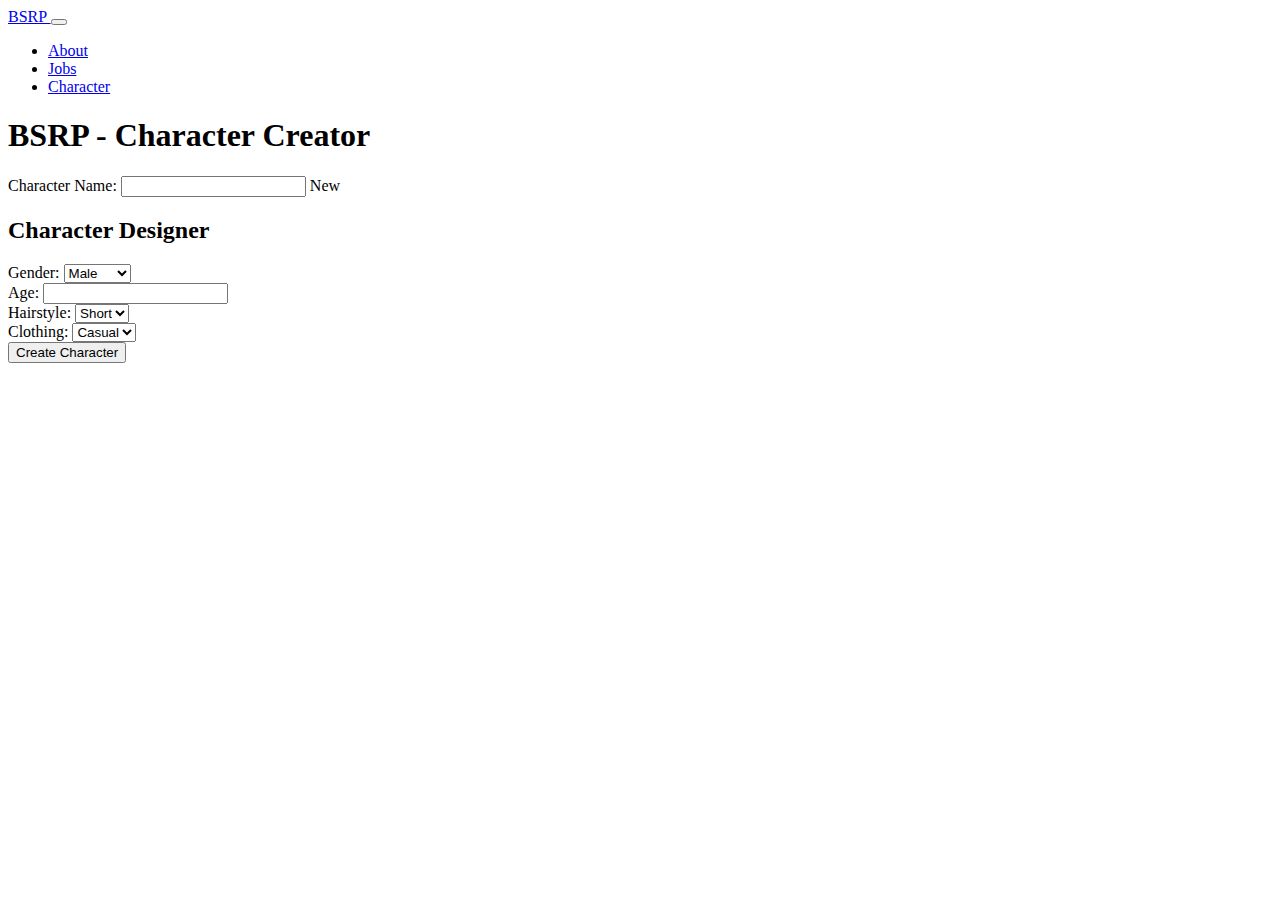
<file: character/index.html>
<!DOCTYPE html>
<html lang="en">

<head>
    <meta charset="UTF-8">
    <meta name="viewport" content="width=device-width, initial-scale=1.0">
    <link rel="stylesheet" href="https://baconspacerp.github.io/bootstrap.min.css">
    <title>BSRP - Character Creator</title>
    <style>
        /* Add your custom styles here */
    </style>
</head>

<body>
    <nav class="navbar navbar-expand-lg navbar-dark bg-primary">
        <div class="container-fluid">
            <a class="navbar-brand" href="https://baconspacerp.github.io/index.html">BSRP 
          </a>
            <button class="navbar-toggler" type="button" data-toggle="collapse" data-target="#navbarNav"
                aria-controls="navbarNav" aria-expanded="false" aria-label="Toggle navigation">
                <span class="navbar-toggler-icon"></span>
            </button>
            <div class="collapse navbar-collapse" id="navbarNav">
                <ul class="navbar-nav">
                    <li class="nav-item">
                        <a class="nav-link" href="https://baconspacerp.github.io/about.html">About</a>
                    </li>
                    <li class="nav-item">
                        <a class="nav-link" href="https://baconspacerp.github.io/jobs/index.html">Jobs</a>
                    </li>
                    <li class="nav-item">
                        <a class="nav-link" href="https://baconspacerp.github.io/character/index.html">Character</a>
                    </li>
                </ul>
            </div>
        </div>
    </nav>

    <div class="container mt-5">
        <h1 class="text-center mb-4">BSRP - Character Creator</h1>

        <!-- Character creation form -->
        <form id="characterForm">
            <!-- Badge for Character Name -->
            <div class="mb-3">
                <label for="characterName" class="form-label">Character Name:</label>
                <input type="text" class="form-control" id="characterName" required>
                <span class="badge bg-primary">New</span>
            </div>

            <!-- Character features designer -->
            <h2 class="mt-3">Character Designer</h2>

            <!-- Select gender -->
            <div class="mb-3">
                <label for="gender" class="form-label">Gender:</label>
                <select class="form-select" id="gender" required>
                    <option value="male">Male</option>
                    <option value="female">Female</option>
                </select>
            </div>

            <!-- Select age -->
            <div class="mb-3">
                <label for="age" class="form-label">Age:</label>
                <input type="number" class="form-control" id="age" min="1" required>
            </div>

            <!-- Select hairstyle -->
            <div class="mb-3">
                <label for="hairstyle" class="form-label">Hairstyle:</label>
                <select class="form-select" id="hairstyle" required>
                    <option value="short">Short</option>
                    <option value="long">Long</option>
                </select>
            </div>

            <!-- Select clothing -->
            <div class="mb-3">
                <label for="clothing" class="form-label">Clothing:</label>
                <select class="form-select" id="clothing" required>
                    <option value="casual">Casual</option>
                    <option value="formal">Formal</option>
                </select>
            </div>

            <!-- Add more form fields as needed -->

            <!-- Submit button -->
            <button type="submit" class="btn btn-primary">Create Character</button>
        </form>

        <!-- Display created character details -->
        <div id="characterDetails" class="mt-4"></div>

        <!-- Placeholder script -->
        <script>
            // This is a placeholder script. Replace it with your actual logic from "gta.js" if needed.
            document.getElementById('characterForm').addEventListener('submit', function (event) {
                event.preventDefault();
                // Add your character creation logic here
                alert('Character created successfully!');
            });
        </script>

  <!-- Bootstrap JavaScript -->
    <script src="https://code.jquery.com/jquery-3.5.1.slim.min.js"></script>
    <script src="https://cdn.jsdelivr.net/npm/@popperjs/core@2.11.6/dist/umd/popper.min.js"></script>
    <script src="https://stackpath.bootstrapcdn.com/bootstrap/4.5.2/js/bootstrap.min.js"></script>
    </div>

</body>

</html>
</file>
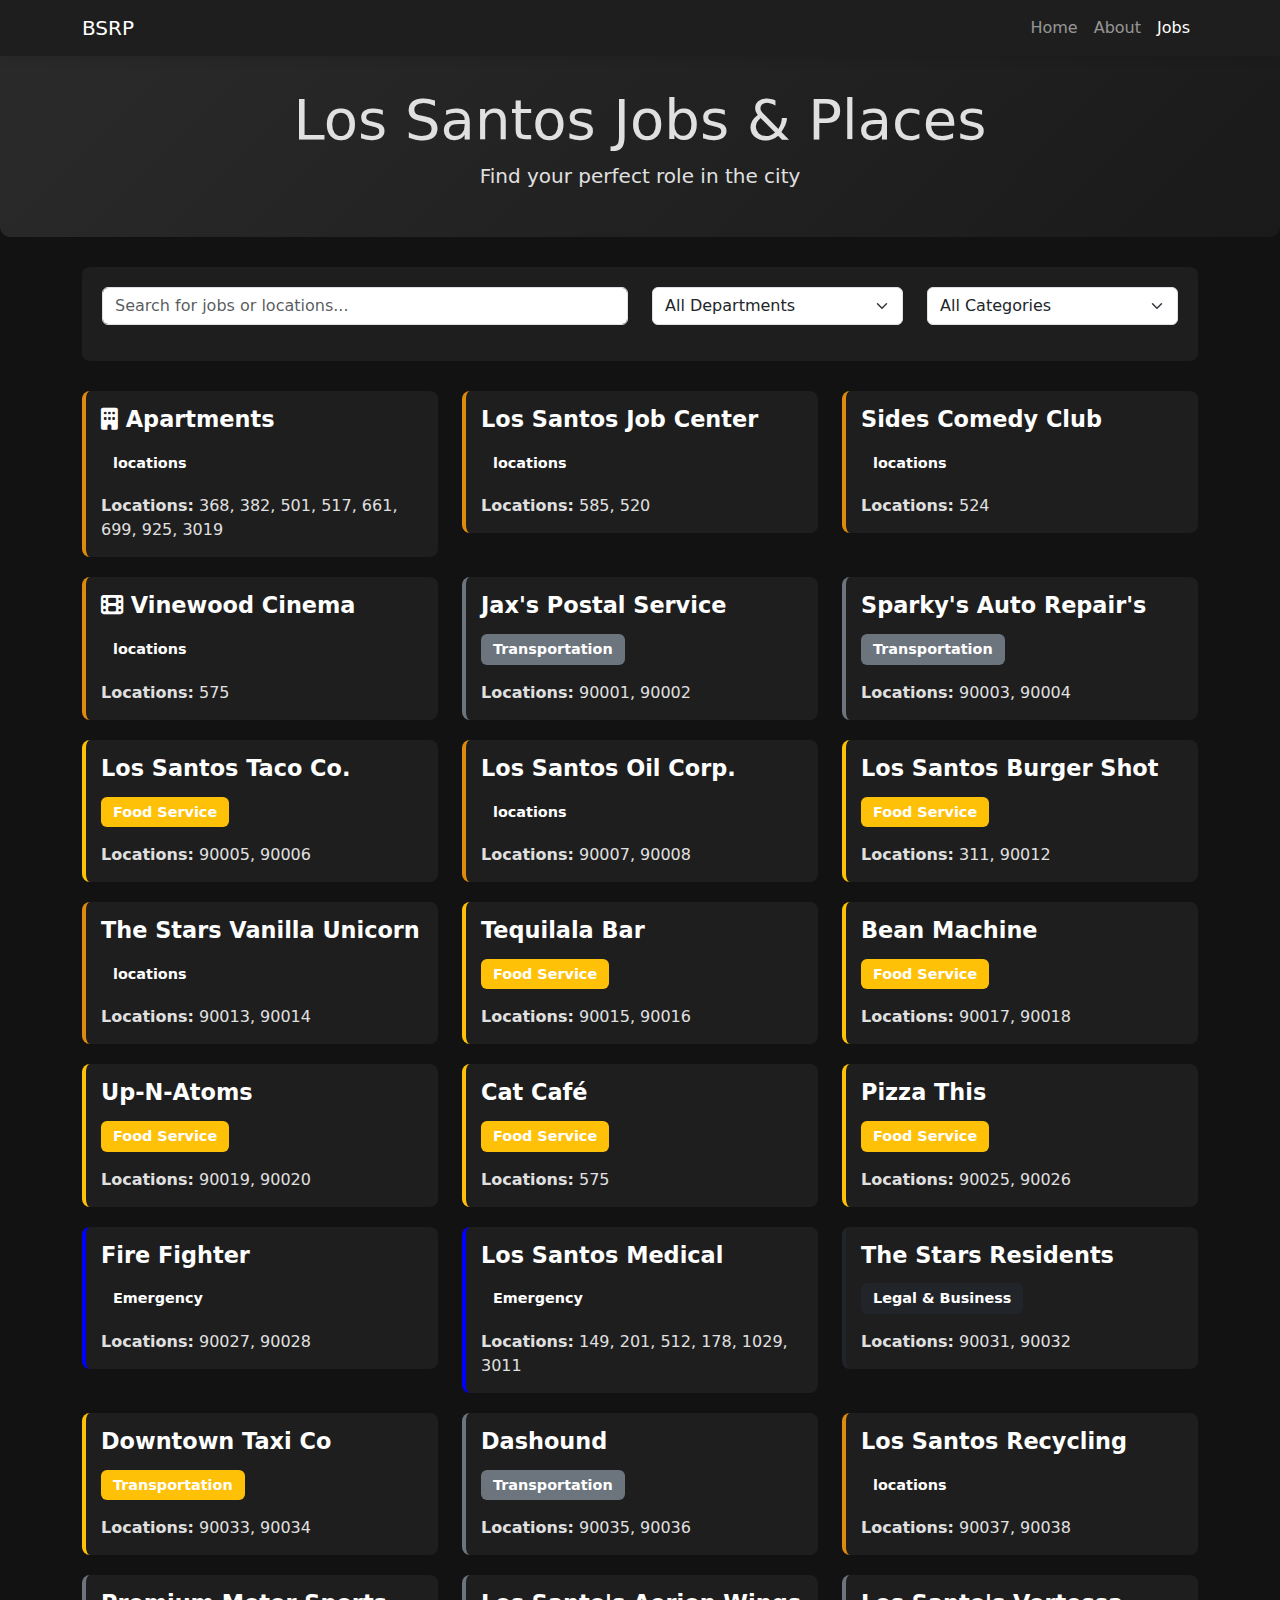
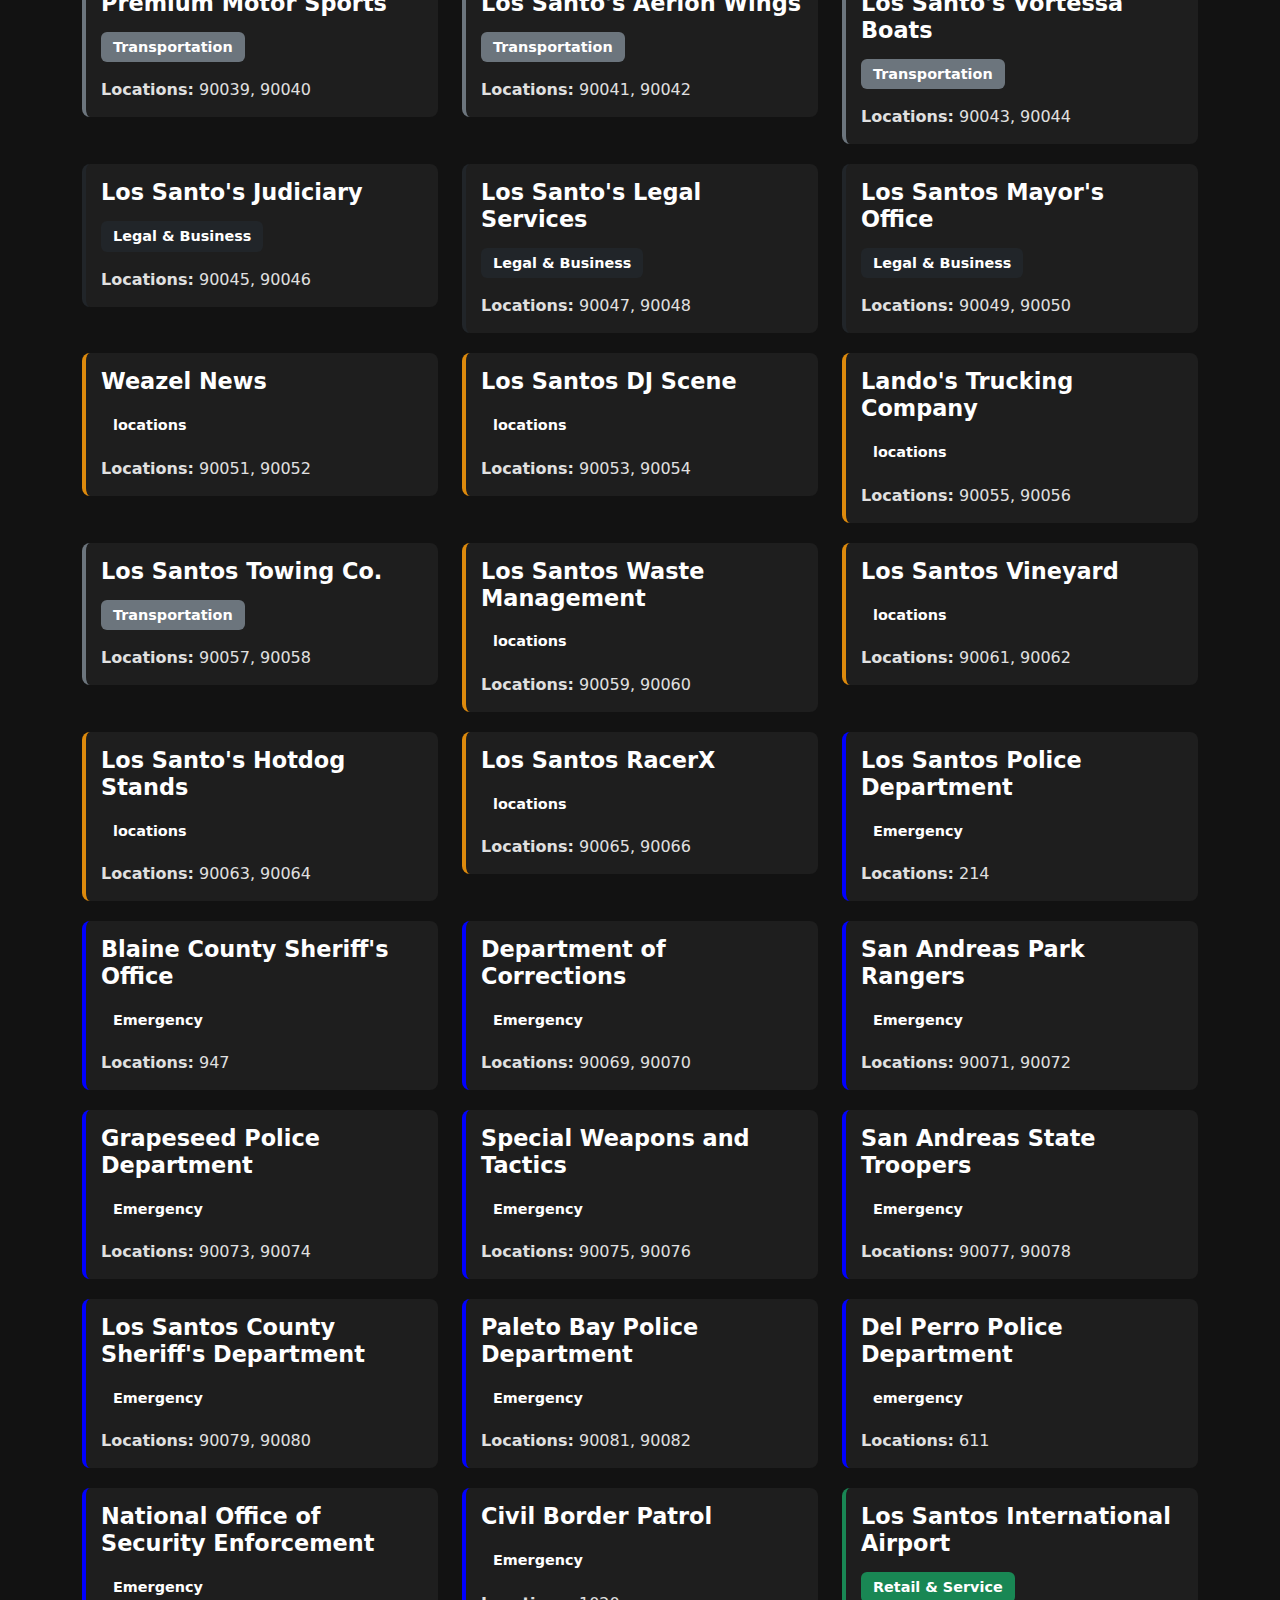
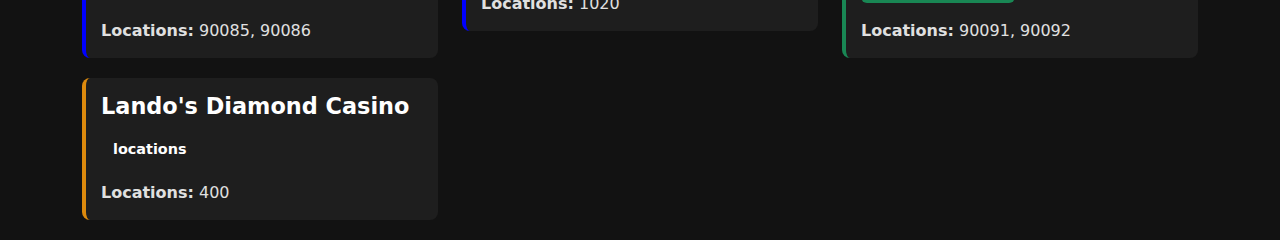
<file: jobs/index.html>
<!DOCTYPE html>
<html lang="en">

<head>
    <meta charset="UTF-8">
    <meta name="viewport" content="width=device-width, initial-scale=1.0">
    <link rel="stylesheet" href="https://cdnjs.cloudflare.com/ajax/libs/bootstrap/5.3.2/css/bootstrap.min.css">
    <link rel="stylesheet" href="https://cdnjs.cloudflare.com/ajax/libs/font-awesome/6.7.1/css/all.min.css">
    <title>BSRP - Jobs & Places</title>
    <style>
        body {
            background-color: #121212;
            color: #e0e0e0;
        }
        
        .job-card:hover {
            transform: translateY(-5px);
            box-shadow: 0 10px 20px rgba(0, 0, 0, 0.12);
        }
        
        .job-card {
            background-color: #1e1e1e;
            border-radius: 8px;
            padding: 15px;
            margin-bottom: 20px;
            border-left: 4px solid transparent;
            transition: all 0.3s ease;
        }
        
        .job-card:hover {
            transform: translateY(-5px);
            box-shadow: 0 10px 20px rgba(0, 0, 0, 0.2);
        }
        
        .job-card h3 {
            font-weight: 600;
            margin-bottom: 15px;
            color: #fff;
        }
        
        .job-title {
            font-size: 1.4rem;
        }
        
        .navbar {
            background-color: #1e1e1e !important;
            box-shadow: 0 2px 10px rgba(0, 0, 0, 0.1);
        }
        /* Color coding for different job types */
        
        .border-primary {
            border-left-color: #0d6efd;
        }
        
        .border-secondary {
            border-left-color: #6c757d;
        }
        
        .border-success {
            border-left-color: #198754;
        }
        
        .border-danger {
            border-left-color: #dc3545;
        }
        
        .border-warning {
            border-left-color: #ffc107;
        }
        
        .border-locations {
            border-left-color: #dd8a0d;
        }
        
        .border-custom {
            border-left-color: #ff9c07;
        }
        
        .border-emergency {
            border-left-color: blue;
        }
        
        .border-info {
            border-left-color: #0dcaf0;
        }
        
        .border-dark {
            border-left-color: #212529;
        }
        
        .page-header {
            background: linear-gradient(135deg, #2a2a2a 0%, #1a1a1a 100%);
            padding: 30px 0;
            margin-bottom: 30px;
            border-radius: 0 0 10px 10px;
        }
        
        .badge {
            font-size: 0.9rem;
            padding: 8px 12px;
        }
        /* Search and filter controls */
        
        .controls {
            background-color: #1e1e1e;
            padding: 20px;
            border-radius: 8px;
            margin-bottom: 30px;
        }
        /* Show the navbar only on larger screens */
        
        @media (min-width: 768px) {
            .navbar {
                display: block;
            }
        }
        /* Hide the navbar on smaller screens */
        
        @media (max-width: 767px) {
            .navbar {
                display: none;
            }
        }
    </style>
</head>

<body>
    <nav class="navbar navbar-expand-lg navbar-dark">
        <div class="container">
            <a class="navbar-brand" href="/index.html">BSRP</a>
            <button class="navbar-toggler" type="button" data-bs-toggle="collapse" data-bs-target="#navbarNav">
        <span class="navbar-toggler-icon"></span>
      </button>
            <div class="collapse navbar-collapse" id="navbarNav">
                <ul class="navbar-nav ms-auto">
                    <li class="nav-item">
                        <a class="nav-link" href="/index.html">Home</a>
                    </li>
                    <li class="nav-item">
                        <a class="nav-link" href="/about.html">About</a>
                    </li>
                    <li class="nav-item">
                        <a class="nav-link active" href="/jobs/index.html">Jobs</a>
                    </li>
                </ul>
            </div>
        </div>
    </nav>

    <div class="page-header">
        <div class="container">
            <h1 class="text-center display-4">Los Santos Jobs & Places</h1>
            <p class="text-center lead">Find your perfect role in the city</p>
        </div>
    </div>

    <div class="container">
        <!-- Search and filter controls -->
        <div class="controls">
            <div class="row">
                <div class="col-md-6 mb-3">
                    <input type="text" id="searchInput" class="form-control" placeholder="Search for jobs or locations...">
                </div>
                <div class="col-md-3 mb-3">
                    <select id="departmentFilter" class="form-select">
            <option value="">All Departments</option>
            <!-- Departments will be dynamically added here -->
          </select>
                </div>
                <div class="col-md-3 mb-3">
                    <select id="badgeFilter" class="form-select">
            <option value="">All Categories</option>
            <option value="locations">Locations</option>
            <option value="emergency">Law Enforcement</option>
            <option value="emergency">Emergency Services</option>
            <option value="warning">Food Service</option>
            <option value="success">Retail & Service</option>
            <option value="secondary">Transportation</option>
            <option value="dark">Legal & Business</option>
          </select>
                </div>
            </div>
        </div>

        <!-- Job list with enhanced styling -->
        <div id="jobList" class="row">
            <div class="col-12 text-center">
                <div class="spinner-border text-light" role="status">
                    <span class="visually-hidden">Loading...</span>
                </div>
                <p>Loading job data...</p>
            </div>
        </div>
    </div>

    <!-- Include Bootstrap JS -->
    <script src="https://cdnjs.cloudflare.com/ajax/libs/bootstrap/5.3.2/js/bootstrap.bundle.min.js"></script>
    <script>
        // Function to display GTA RP jobs with enhanced UI
        async function displayGtaRpJobs() {
            const jobListElement = document.getElementById('jobList');
            const departmentFilterElement = document.getElementById('departmentFilter');

            try {
                // Fetch jobs.json (this path is relative to the HTML file)
                const response = await fetch('jobs.json');
                if (!response.ok) {
                    throw new Error('Failed to fetch job data');
                }

                const jobsData = await response.json();

                if (jobsData.length === 0) {
                    jobListElement.innerHTML = '<div class="col-12"><p class="text-center">No jobs available at the moment.</p></div>';
                    return;
                }

                // Extract unique departments for filter dropdown
                const departments = [...new Set(jobsData.map(job => job.department))];
                const departmentOptions = departments.map(dept =>
                    `<option value="${dept}">${dept}</option>`
                ).join('');
                departmentFilterElement.innerHTML += departmentOptions;

                // Generate job cards
                const jobsHTML = jobsData.map((job) => {
                    const postalCodes = job.PostalCodes ? job.PostalCodes.join(', ') : 'No postal codes available';

                    return `
                      <div class="col-md-6 col-lg-4 job-item" 
                           data-department="${job.department}" 
                           data-badge="${job.badgeColor}" 
                           data-title="${job.title}">
                        <div class="job-card border-${job.badgeColor}">
                          <h3 class="job-title">${job.title}</h3>
                          <div class="mb-3">
                            <span class="badge bg-${job.badgeColor}">${job.category}</span>
                          </div>
                          <div class="d-flex align-items-center">
                            <p class="mb-0"><strong>Locations:</strong> ${postalCodes}</p>
                          </div>
                        </div>
                      </div>
                    `;

                }).join('');

                jobListElement.innerHTML = jobsHTML;

                // Setup event listeners for filtering
                setupFilters();

            } catch (error) {
                console.error(error.message);
                jobListElement.innerHTML = '<div class="col-12"><p class="text-center alert alert-danger">Error loading jobs.json. Please make sure the file exists in the same directory as this HTML file.</p></div>';
            }
        }

        // Function to handle filtering
        function setupFilters() {
            const searchInput = document.getElementById('searchInput');
            const departmentFilter = document.getElementById('departmentFilter');
            const badgeFilter = document.getElementById('badgeFilter');

            // Combined filter function
            function filterJobs() {
                const searchTerm = searchInput.value.toLowerCase();
                const departmentValue = departmentFilter.value;
                const badgeValue = badgeFilter.value;

                const jobItems = document.querySelectorAll('.job-item');

                jobItems.forEach(item => {
                    const title = item.dataset.title.toLowerCase();
                    const department = item.dataset.department;
                    const badge = item.dataset.badge;

                    const matchesSearch = title.includes(searchTerm) ||
                        department.toLowerCase().includes(searchTerm);
                    const matchesDepartment = !departmentValue || department === departmentValue;
                    const matchesBadge = !badgeValue || badge === badgeValue;

                    if (matchesSearch && matchesDepartment && matchesBadge) {
                        item.style.display = 'block';
                    } else {
                        item.style.display = 'none';
                    }
                });

                // Check if no items are visible and show a message
                const visibleItems = Array.from(jobItems).filter(item => item.style.display !== 'none');
                const noResultsMsg = document.getElementById('noResultsMsg');

                if (visibleItems.length === 0) {
                    if (!noResultsMsg) {
                        const msg = document.createElement('div');
                        msg.id = 'noResultsMsg';
                        msg.className = 'col-12 text-center mt-4';
                        msg.innerHTML = '<p>No jobs match your search criteria. Try adjusting your filters.</p>';
                        jobListElement.appendChild(msg);
                    }
                } else if (noResultsMsg) {
                    noResultsMsg.remove();
                }
            }

            // Add event listeners
            searchInput.addEventListener('input', filterJobs);
            departmentFilter.addEventListener('change', filterJobs);
            badgeFilter.addEventListener('change', filterJobs);
        }

        // Call the function to display GTA RP jobs when the page loads
        window.addEventListener('DOMContentLoaded', displayGtaRpJobs);
    </script>
</body>

</html>
</file>
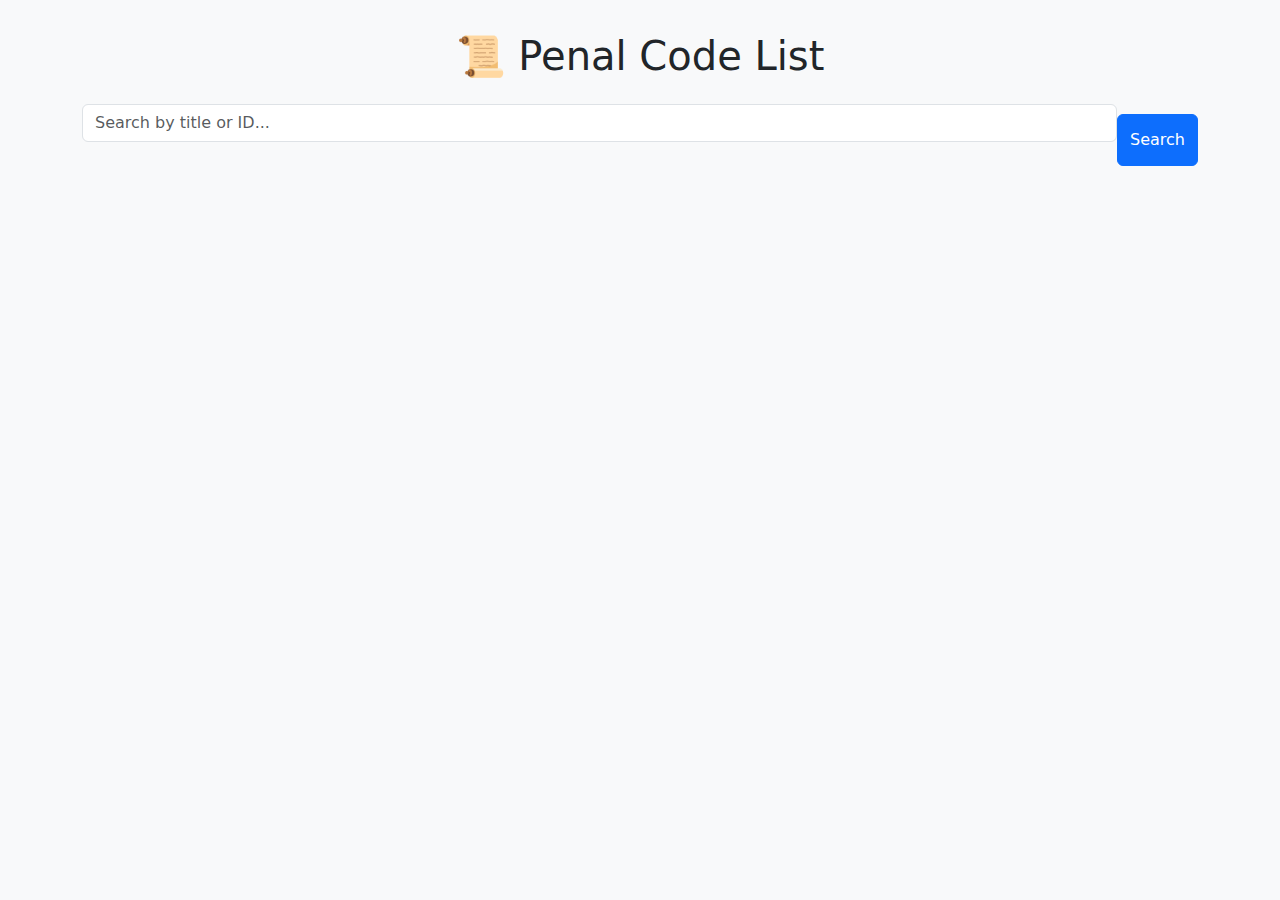
<file: pn/index.html>
<!DOCTYPE html>
<html lang="en">
<head>
  <meta charset="UTF-8" />
  <meta name="viewport" content="width=device-width, initial-scale=1.0"/>
  <title>Penal Code List</title>

  <!-- Bootstrap CSS -->
  <link
    href="https://cdn.jsdelivr.net/npm/bootstrap@5.3.2/dist/css/bootstrap.min.css"
    rel="stylesheet"
  >

  <!-- AOS CSS -->
  <link
    href="https://unpkg.com/aos@2.3.4/dist/aos.css"
    rel="stylesheet"
  >
<!-- Primary Meta Tags -->
<meta name="title" content="Penal Code " />
<meta name="description" content="The Penal Code Search System is a web-based application designed to provide an easily searchable list of offenses based on a set of penal codes. This tool allows users to search and filter through a database of legal offenses by their title, ID, or description. " />

<!-- Open Graph / Facebook -->
<meta property="og:type" content="website" />
<meta property="og:url" content="" />
<meta property="og:title" content="Penal Code " />
<meta property="og:description" content="The Penal Code Search System is a web-based application designed to provide an easily searchable list of offenses based on a set of penal codes. This tool allows users to search and filter through a database of legal offenses by their title, ID, or description. " />

<!-- Twitter -->
<meta property="twitter:card" content="summary_large_image" />
<meta property="twitter:url" content="" />
<meta property="twitter:title" content="Penal Code " />
<meta property="twitter:description" content="The Penal Code Search System is a web-based application designed to provide an easily searchable list of offenses based on a set of penal codes. This tool allows users to search and filter through a database of legal offenses by their title, ID, or description. " />

<!-- Meta Tags Generated with https://metatags.io -->
  <style>
    body {
      background-color: #f8f9fa;
      padding-top: 2rem;
    }
    .offense-card {
      border-left: 8px solid;
      border-radius: 0.5rem;
      padding: 1rem;
      margin-bottom: 1.5rem;
      background-color: white;
      box-shadow: 0 0.25rem 0.75rem rgba(0,0,0,0.05);
    }
    .offense-card h5 {
      margin-bottom: 0.5rem;
    }
    .search-button {
      margin-top: 10px;
    }
    #penal-list {
      display: none; /* Hide offenses until search */
    }
  </style>
</head>
<body>
  <div class="container">
    <h1 class="text-center mb-4">📜 Penal Code List</h1>

    <!-- Search Input -->
    <div class="d-flex">
      <input type="text" id="search" class="form-control mb-4" placeholder="Search by title or ID...">
      <button id="search-btn" class="btn btn-primary search-button">Search</button>
    </div>

    <!-- List of Offenses -->
    <div id="penal-list"></div>
  </div>

  <!-- Bootstrap JS -->
  <script
    src="https://cdn.jsdelivr.net/npm/bootstrap@5.3.2/dist/js/bootstrap.bundle.min.js"
  ></script>

  <!-- AOS JS -->
  <script
    src="https://unpkg.com/aos@2.3.4/dist/aos.js"
  ></script>

  <script>
    // Initialize AOS
    AOS.init();

    let allOffenses = [];

    // Render offenses to the DOM with AOS animations
    function renderOffenses(offenses) {
      const penalList = document.getElementById('penal-list');
      penalList.innerHTML = ''; // Clear the current list

      offenses.forEach((offense, index) => {
        const card = document.createElement('div');
        card.className = 'offense-card';
        card.setAttribute('data-aos', 'fade-up'); // Add fade-up animation
        card.setAttribute('data-aos-delay', index * 50); // Add slight delay for each card

        card.style.borderColor = offense.color || '#333';

        card.innerHTML = `
          <h5>${offense.title} <small class="text-muted">(${offense.id})</small></h5>
          <p><strong>Class:</strong> ${offense.class}</p>
          <p><strong>Months:</strong> ${offense.months}</p>
          <p><strong>Fine:</strong> $${offense.fine}</p>
          <p><strong>Description:</strong> ${offense.description}</p>
          <p><strong>Color:</strong><div style="width: 25px; height: 25px; background-color: ${offense.color};"></div> </p>
        `;

        penalList.appendChild(card);
      });

      penalList.style.display = offenses.length > 0 ? 'block' : 'none'; // Show offenses only if any matches
      AOS.refresh(); // Refresh AOS to trigger animations
    }

    // Handle the search functionality
    function handleSearch() {
      const searchTerm = document.getElementById('search').value.toLowerCase();
      if (searchTerm.trim() === '') {
        document.getElementById('penal-list').style.display = 'none'; // Hide offenses if search is empty
        return;
      }

      // Filter offenses by checking if the search term matches title, ID, or description
      const filteredOffenses = allOffenses.filter(offense =>
        offense.title.toLowerCase().includes(searchTerm) ||
        offense.id.toLowerCase().includes(searchTerm) ||
        offense.description.toLowerCase().includes(searchTerm)
      );

      renderOffenses(filteredOffenses);
    }

    // Event listener for the search input field (when typing)
    document.getElementById('search').addEventListener('input', handleSearch);

    // Event listener for the search button (when clicking the button)
    document.getElementById('search-btn').addEventListener('click', handleSearch);

    // Event listener for pressing "Enter" (keyboard input)
    document.getElementById('search').addEventListener('keypress', function(event) {
      if (event.key === 'Enter') {
        handleSearch();
      }
    });

    // Fetch the JSON data and render the offenses
    fetch('penalcode.json')
      .then(res => res.json())
      .then(data => {
        allOffenses = Object.values(data.PenalCode).flat(); // Flatten all offenses if categorized
      })
      .catch(err => {
        const penalList = document.getElementById('penal-list');
        penalList.innerHTML = `<div class="alert alert-danger">Error loading penal code.</div>`;
        console.error('Failed to load penal code:', err);
      });
  </script>
</body>
</html>
</file>
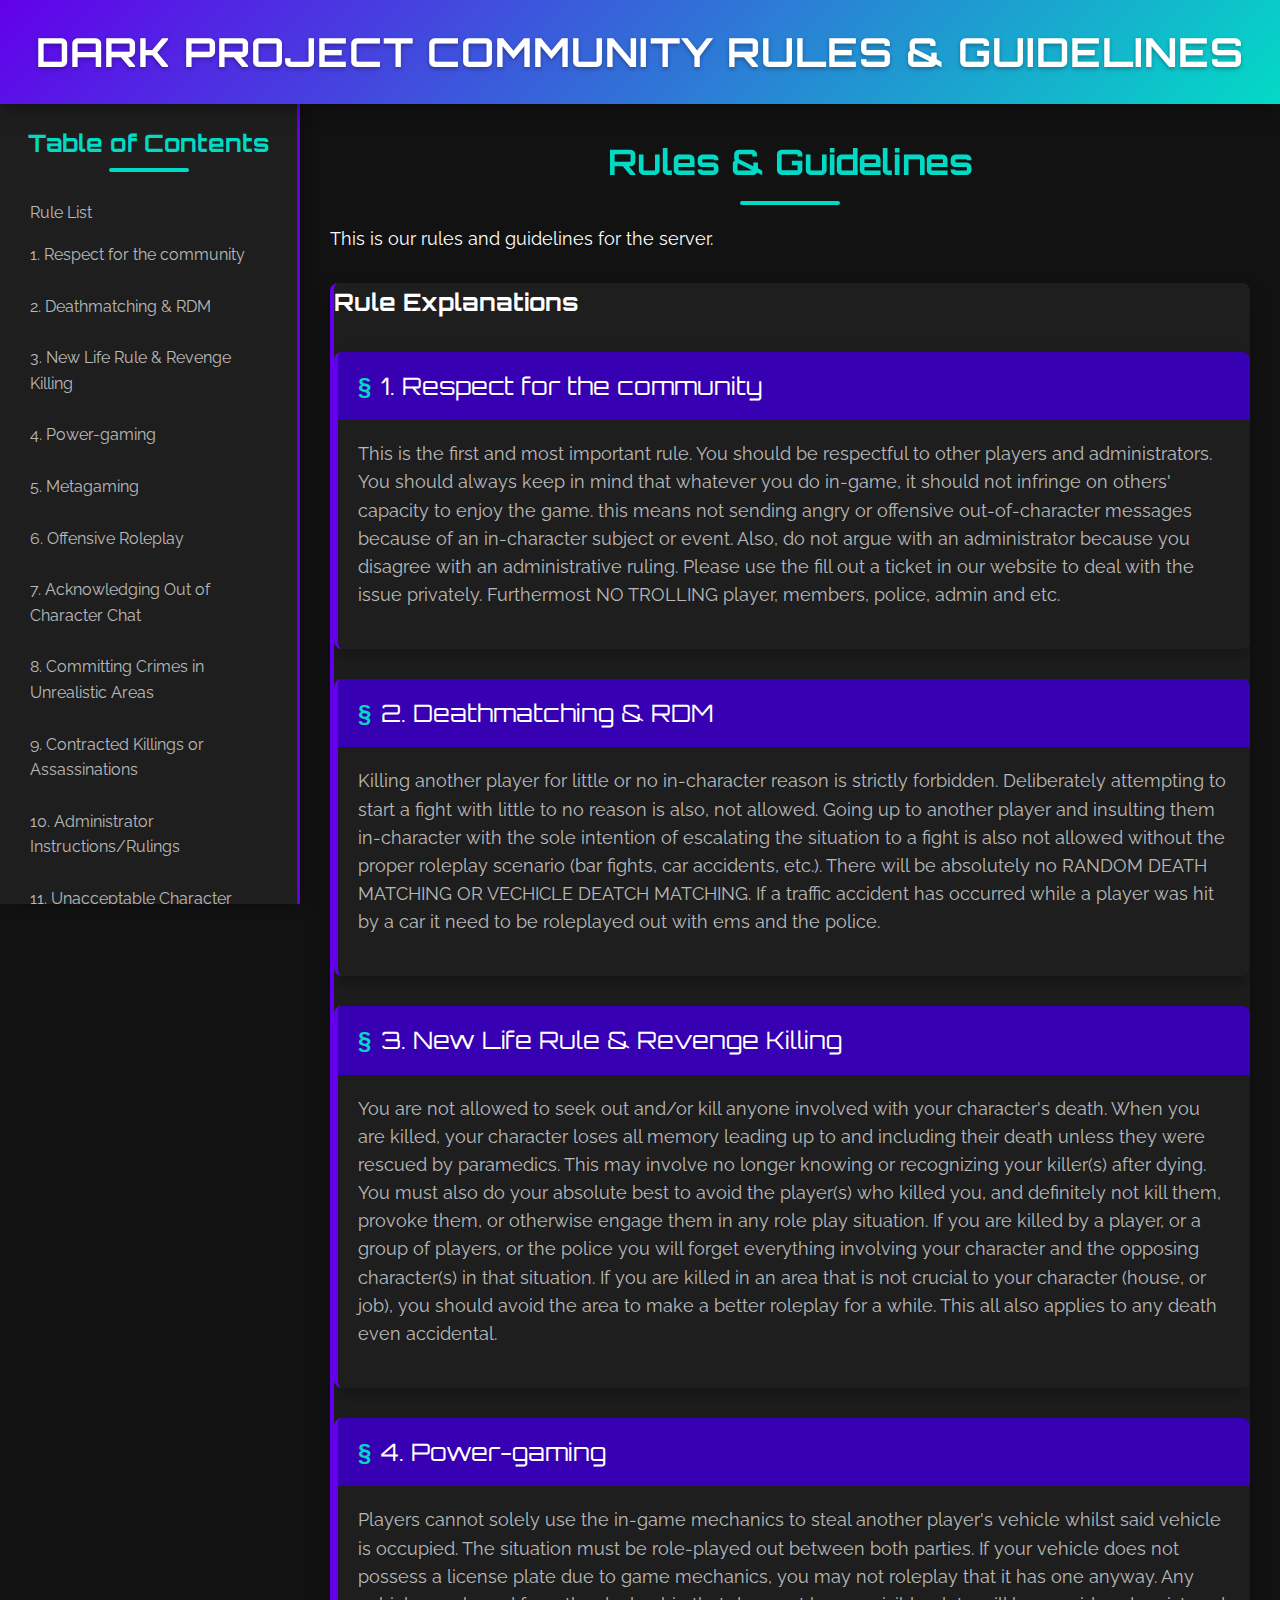
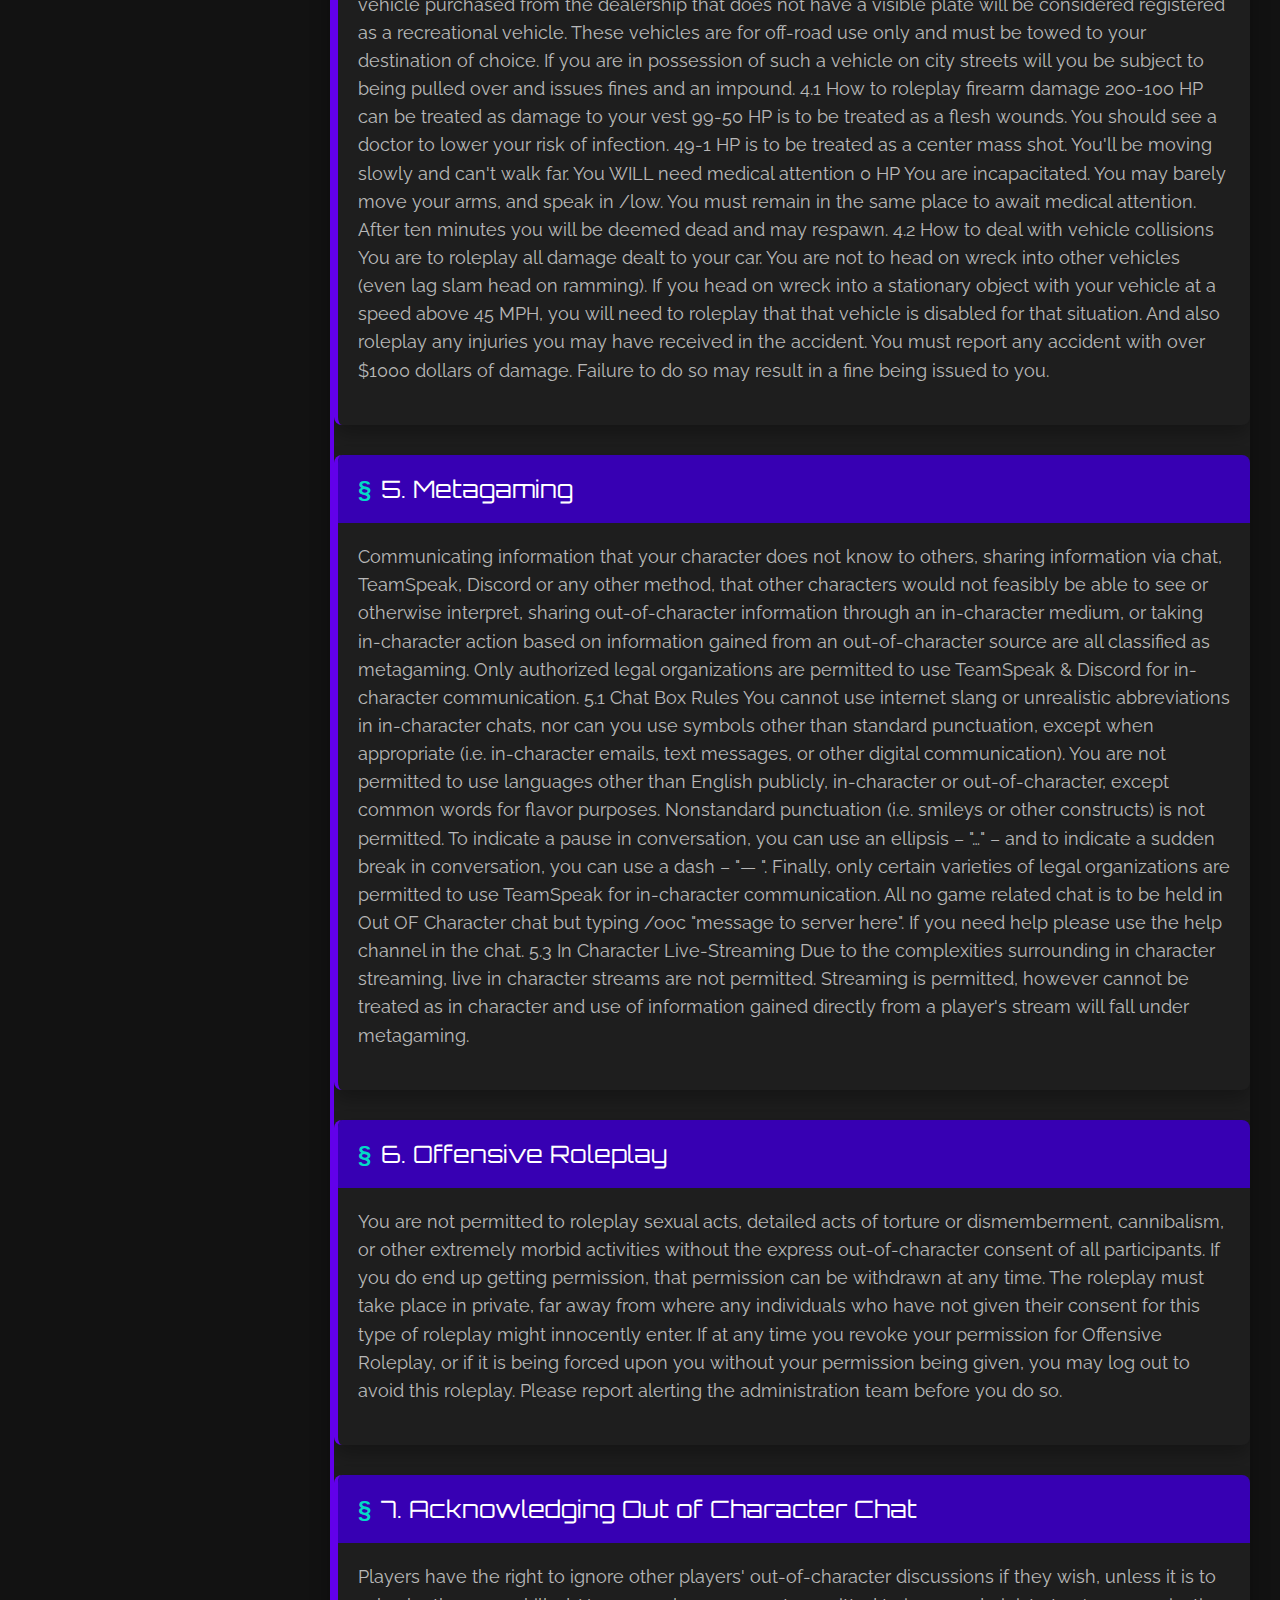
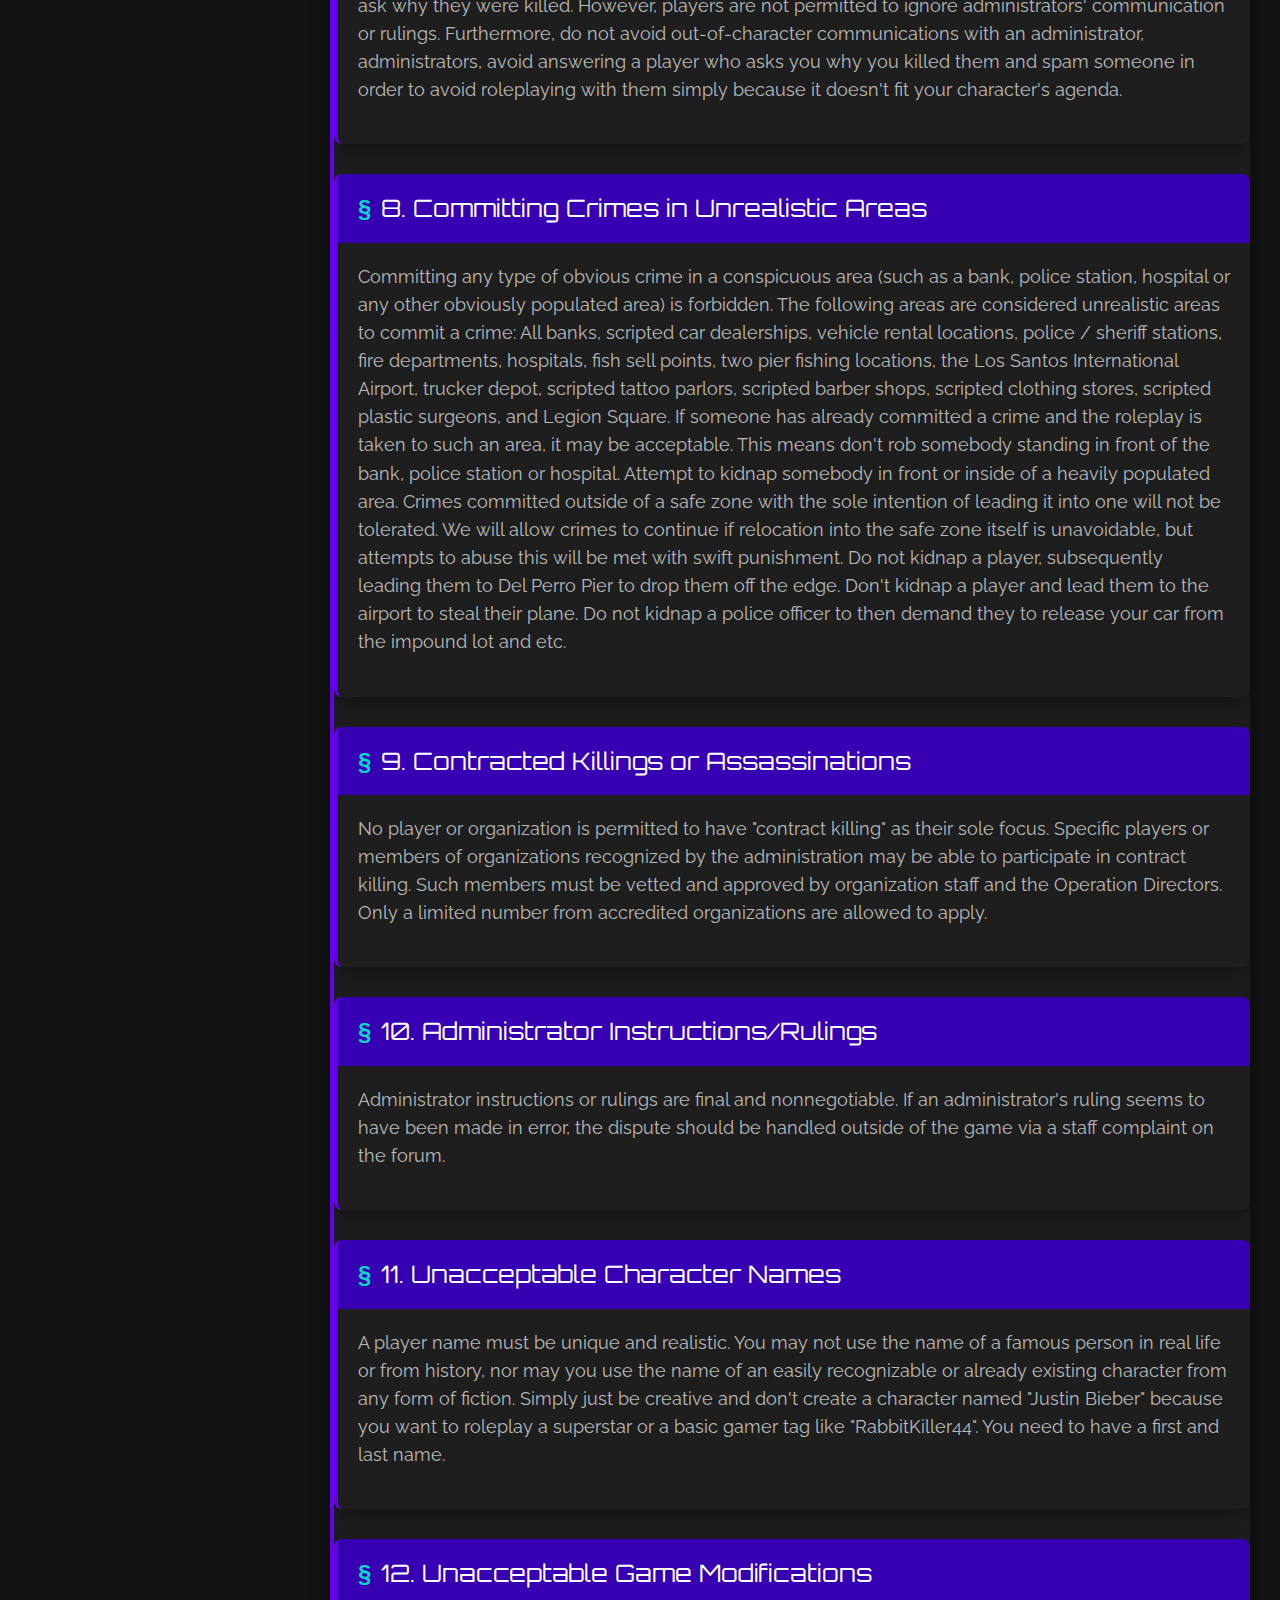
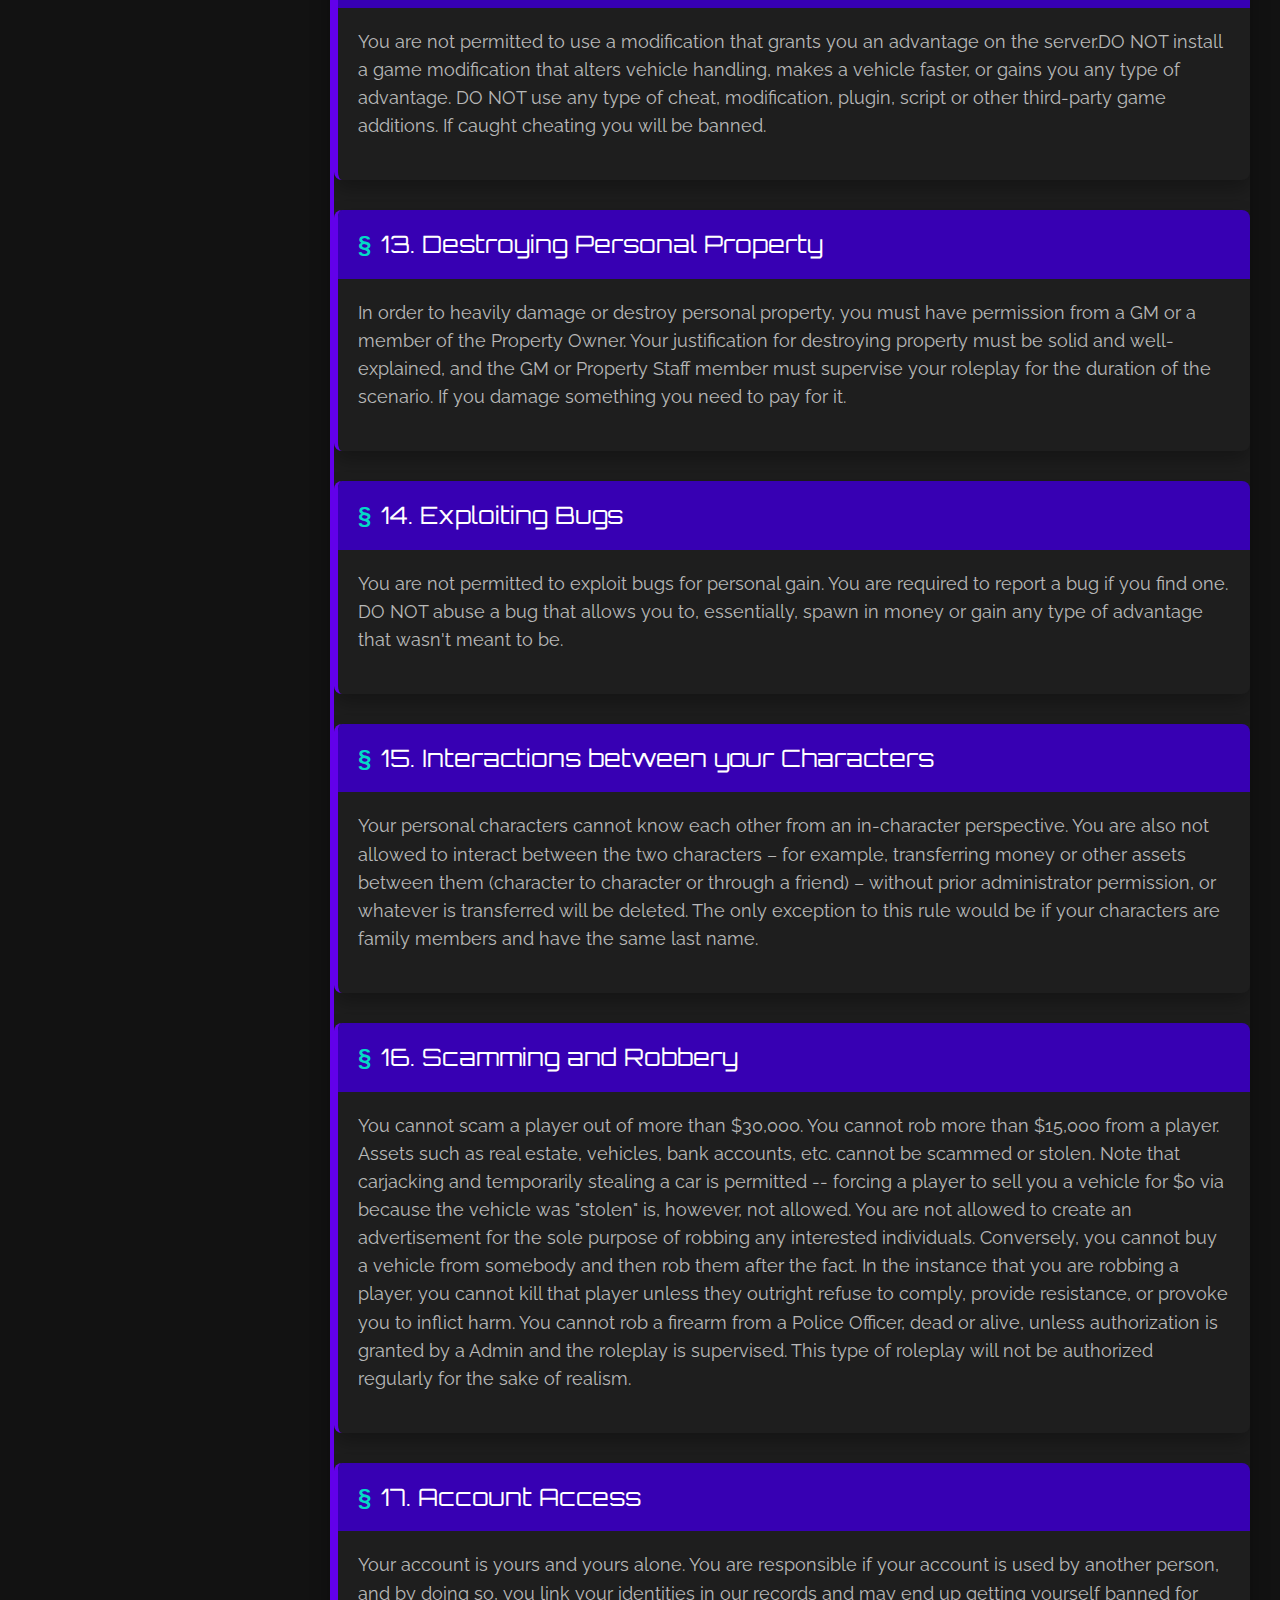
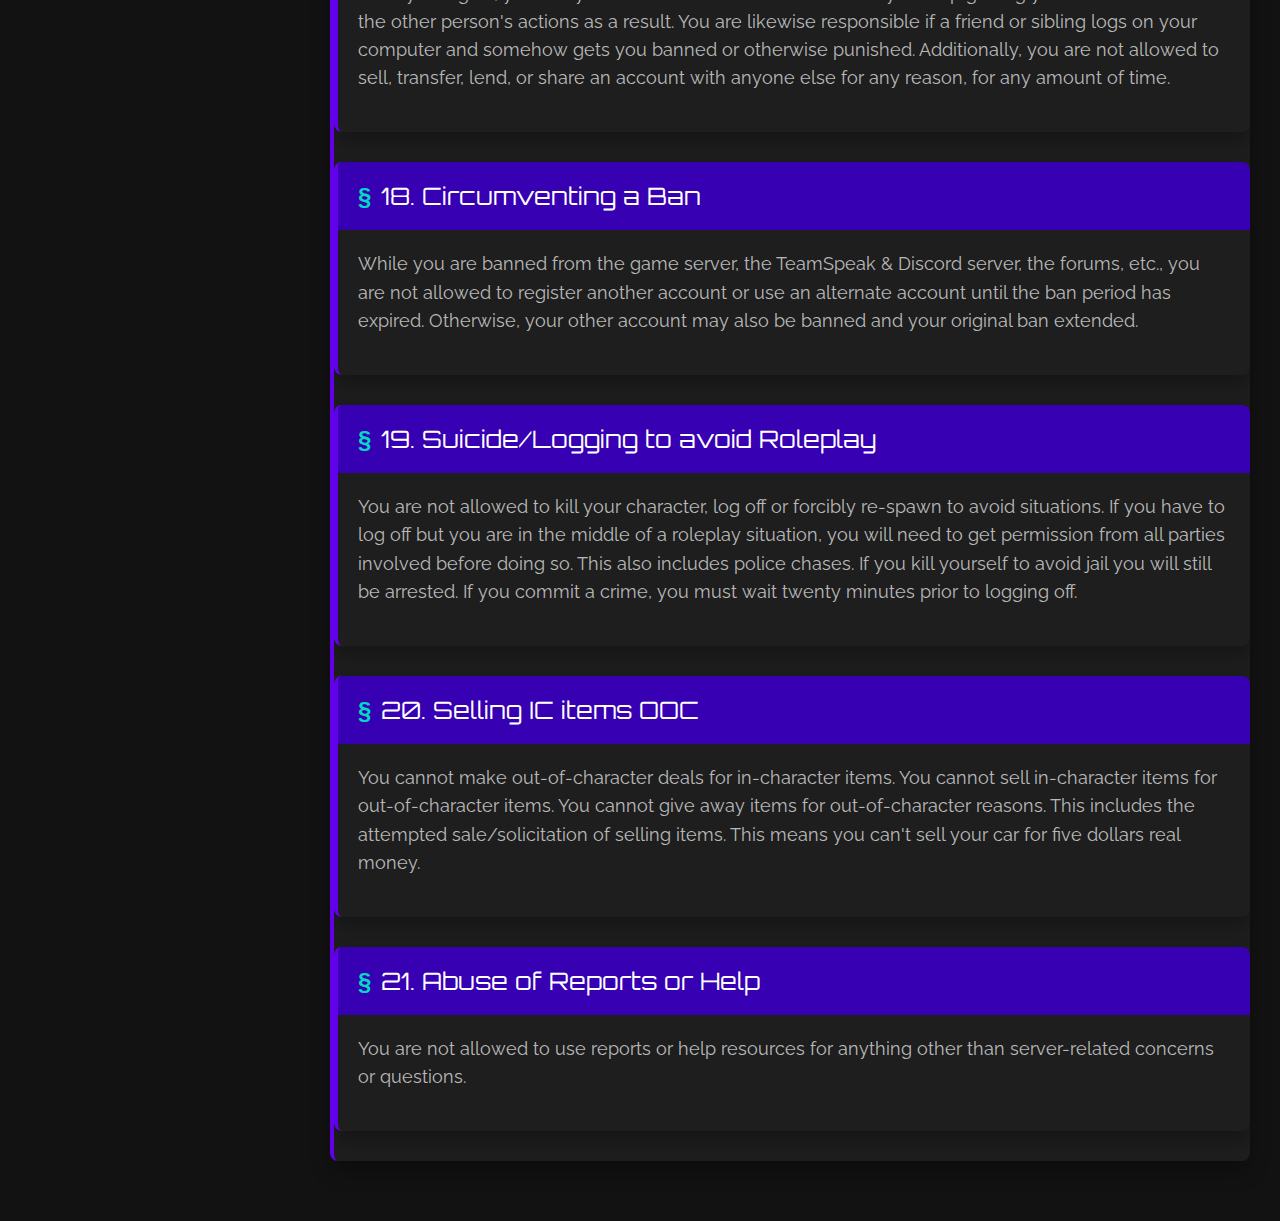
<file: phone/rules/index.html>
<!DOCTYPE html>
<html lang="en">
<head>
    <meta charset="UTF-8">
    <meta name="viewport" content="width=device-width, initial-scale=1.0">
    <title>Dark Project Community Rules</title>
    <style>
        @import url('https://fonts.googleapis.com/css2?family=Orbitron:wght@400;500;700;900&family=Raleway:wght@300;400;600;700&display=swap');
        
        :root {
            --primary: #6200ea;
            --primary-dark: #3700b3;
            --secondary: #03dac6;
            --background: #121212;
            --surface: #1e1e1e;
            --error: #cf6679;
            --text-primary: #ffffff;
            --text-secondary: rgba(255, 255, 255, 0.7);
            --text-hint: rgba(255, 255, 255, 0.5);
            --gradient: linear-gradient(135deg, #6200ea, #03dac6);
        }
        
        * {
            margin: 0;
            padding: 0;
            box-sizing: border-box;
        }
        
        body {
            font-family: 'Raleway', sans-serif;
            background-color: var(--background);
            color: var(--text-primary);
            line-height: 1.6;
        }
        
        header {
            background: var(--gradient);
            padding: 20px;
            position: sticky;
            top: 0;
            z-index: 100;
            box-shadow: 0 4px 20px rgba(0, 0, 0, 0.4);
        }
        
        h1, h2, h3 {
            font-family: 'Orbitron', sans-serif;
            font-weight: 700;
        }
        
        header h1 {
            text-align: center;
            font-size: 2.5rem;
            text-transform: uppercase;
            text-shadow: 0 2px 4px rgba(0, 0, 0, 0.3);
            letter-spacing: 1px;
        }
        
        main {
            display: flex;
            max-width: 1400px;
            margin: 0 auto;
        }
        
        .sidebar {
            background: var(--surface);
            width: 300px;
            padding: 20px;
            position: sticky;
            top: 100px;
            height: calc(100vh - 100px);
            overflow-y: auto;
            border-right: 3px solid var(--primary);
            box-shadow: 5px 0 15px rgba(0, 0, 0, 0.3);
        }
        
        .sidebar h1 {
            color: var(--secondary);
            font-size: 1.5rem;
            margin-bottom: 20px;
            text-align: center;
            position: relative;
            padding-bottom: 10px;
        }
        
        .sidebar h1:after {
            content: '';
            position: absolute;
            width: 80px;
            height: 4px;
            background: var(--secondary);
            bottom: 0;
            left: 50%;
            transform: translateX(-50%);
            border-radius: 2px;
        }
        
        .sidebar ol, .sidebar ul {
            list-style: none;
        }
        
        .sidebar li {
            margin-bottom: 10px;
        }
        
        .sidebar a {
            color: var(--text-secondary);
            text-decoration: none;
            display: block;
            padding: 8px 10px;
            border-radius: 4px;
            transition: all 0.3s ease;
            position: relative;
            overflow: hidden;
        }
        
        .sidebar a:hover {
            color: var(--text-primary);
            background: rgba(98, 0, 234, 0.2);
            transform: translateX(5px);
        }
        
        .sidebar a:hover:before {
            content: '';
            position: absolute;
            top: 0;
            left: 0;
            width: 4px;
            height: 100%;
            background: var(--secondary);
        }
        
        .sidebar ul ul {
            margin-left: 15px;
            margin-top: 5px;
        }
        
        #all-content {
            flex: 1;
            padding: 30px;
            max-width: 1100px;
        }
        
        #all-content h1 {
            font-size: 2.2rem;
            margin-bottom: 20px;
            color: var(--secondary);
            text-align: center;
            position: relative;
            padding-bottom: 15px;
        }
        
        #all-content h1:after {
            content: '';
            position: absolute;
            width: 100px;
            height: 4px;
            background: var(--secondary);
            bottom: 0;
            left: 50%;
            transform: translateX(-50%);
            border-radius: 2px;
        }
        
        #all-content p {
            margin-bottom: 20px;
            font-size: 1.1rem;
        }
        
        .info {
            background: var(--surface);
            border-radius: 8px;
            margin: 30px 0;
            overflow: hidden;
            box-shadow: 0 10px 20px rgba(0, 0, 0, 0.3);
            border-left: 4px solid var(--primary);
            transition: transform 0.3s ease, box-shadow 0.3s ease;
        }
        
        .info:hover {
            transform: translateY(-5px);
            box-shadow: 0 15px 30px rgba(0, 0, 0, 0.4);
        }
        
        .info-title {
            background: var(--primary-dark);
            padding: 15px 20px;
            font-size: 1.5rem;
            color: var(--text-primary);
            font-family: 'Orbitron', sans-serif;
            display: flex;
            align-items: center;
        }
        
        .info-title:before {
            content: '§';
            margin-right: 10px;
            color: var(--secondary);
            font-weight: bold;
        }
        
        .info-description {
            padding: 20px;
            color: var(--text-secondary);
        }
        
        .info-description p {
            margin: 0;
        }
        
        .scroll-to-top {
            position: fixed;
            bottom: 30px;
            right: 30px;
            width: 50px;
            height: 50px;
            background: var(--primary);
            color: var(--text-primary);
            display: flex;
            align-items: center;
            justify-content: center;
            border-radius: 50%;
            cursor: pointer;
            box-shadow: 0 4px 15px rgba(0, 0, 0, 0.3);
            transition: all 0.3s ease;
            z-index: 99;
        }
        
        .scroll-to-top:hover {
            background: var(--secondary);
            transform: translateY(-5px);
        }
        
        /* Add a cyberpunk glitch effect to headings */
        @keyframes glitch {
            0% {
                text-shadow: 0.05em 0 0 var(--error), -0.05em -0.025em 0 var(--secondary);
                clip-path: polygon(0 0, 100% 0, 100% 25%, 0 25%, 0 30%, 100% 30%, 100% 100%, 0 100%);
            }
            15% {
                text-shadow: -0.05em -0.025em 0 var(--error), 0.025em 0.025em 0 var(--secondary);
                clip-path: polygon(0 0, 100% 0, 100% 100%, 0 100%);
            }
            30% {
                text-shadow: 0.025em 0.05em 0 var(--error), -0.05em -0.05em 0 var(--secondary);
                clip-path: polygon(0 0, 100% 0, 100% 55%, 0 55%, 0 60%, 100% 60%, 100% 100%, 0 100%);
            }
            45% {
                text-shadow: -0.05em -0.025em 0 var(--error), 0.025em 0.025em 0 var(--secondary);
                clip-path: polygon(0 0, 100% 0, 100% 100%, 0 100%);
            }
            60% {
                text-shadow: -0.05em -0.025em 0 var(--error), 0.025em 0.025em 0 var(--secondary);
                clip-path: polygon(0 0, 100% 0, 100% 35%, 0 35%, 0 40%, 100% 40%, 100% 100%, 0 100%);
            }
            75% {
                text-shadow: 0.05em 0.05em 0 var(--error), -0.05em -0.05em 0 var(--secondary);
                clip-path: polygon(0 0, 100% 0, 100% 100%, 0 100%);
            }
            100% {
                text-shadow: 0.05em 0 0 var(--error), -0.05em -0.025em 0 var(--secondary);
                clip-path: polygon(0 0, 100% 0, 100% 100%, 0 100%);
            }
        }
        
        header h1:hover {
            animation: glitch 1s linear infinite;
        }
        
        /* Responsive design */
        @media (max-width: 1200px) {
            main {
                flex-direction: column;
            }
            
            .sidebar {
                width: 100%;
                height: auto;
                position: static;
                border-right: none;
                border-bottom: 3px solid var(--primary);
                margin-bottom: 20px;
            }
            
            #all-content {
                padding: 20px;
            }
        }
        
        @media (max-width: 768px) {
            header h1 {
                font-size: 2rem;
            }
            
            .info-title {
                font-size: 1.2rem;
            }
        }
    </style>
</head>
<body>
    <header>
        <h1>Dark Project Community Rules & Guidelines</h1>
    </header>
    
    <main>
        <div class="sidebar">
            <div class="TOC">
                <h1>Table of Contents</h1>
                <ol>
                    <li>
                        <a href="#info-1">Rule List</a>
                        <ul>
                            <li><a href="#info-1-1">1. Respect for the community</a></li>
                            <li><a href="#info-1-2">2. Deathmatching & RDM</a></li>
                            <li><a href="#info-1-3">3. New Life Rule & Revenge Killing</a></li>
                            <li><a href="#info-1-4">4. Power-gaming</a></li>
                            <li><a href="#info-1-5">5. Metagaming</a></li>
                            <li><a href="#info-1-6">6. Offensive Roleplay</a></li>
                            <li><a href="#info-1-7">7. Acknowledging Out of Character Chat</a></li>
                            <li><a href="#info-1-8">8. Committing Crimes in Unrealistic Areas</a></li>
                            <li><a href="#info-1-9">9. Contracted Killings or Assassinations</a></li>
                            <li><a href="#info-1-10">10. Administrator Instructions/Rulings</a></li>
                            <li><a href="#info-1-11">11. Unacceptable Character Names</a></li>
                            <li><a href="#info-1-12">12. Unacceptable Game Modifications</a></li>
                            <li><a href="#info-1-13">13. Destroying Personal Property</a></li>
                            <li><a href="#info-1-14">14. Exploiting Bugs</a></li>
                            <li><a href="#info-1-15">15. Interactions between your Characters</a></li>
                            <li><a href="#info-1-16">16. Scamming and Robbery</a></li>
                            <li><a href="#info-1-17">17. Account Access</a></li>
                            <li><a href="#info-1-18">18. Circumventing a Ban</a></li>
                            <li><a href="#info-1-19">19. Suicide/Logging to avoid Roleplay</a></li>
                            <li><a href="#info-1-20">20. Selling IC items OOC</a></li>
                            <li><a href="#info-1-21">21. Abuse of Reports or Help</a></li>
                            <li><a href="#info-1-22">22. Healing in a Situation</a></li>
                            <li><a href="#info-1-23">23. Exploiting Scripts & GTA V Mechanics</a></li>
                            <li><a href="#info-1-24">24. Unacceptable Roleplay</a></li>
                            <li><a href="#info-1-25">25. Failure to Roleplay / Unrealistic Roleplay</a></li>
                            <li><a href="#info-1-26">26. Lying to a Staff Member</a></li>
                            <li><a href="#info-1-27">27. Inappropriate Clothing Combinations</a></li>
                            <li><a href="#info-1-28">28. AFKing/Paycheck Farming</a></li>
                            <li><a href="#info-1-29">29. Role Playing a Character Under the Age of 16</a></li>
                            <li><a href="#info-1-30">30. Proof of Obscure/Beneficial RP</a></li>
                        </ul>
                    </li>
                </ol>
            </div>
        </div>
        
        <div id="all-content">
            <h1>Rules & Guidelines</h1>
            <p>This is our rules and guidelines for the server.</p>
            
            <div class="info" id="info-1">
                <h2>Rule Explanations</h2>
                
                <div class="info" id="info-1-1">
                    <div class="info-title">1. Respect for the community</div>
                    <div class="info-description">
                        <p>This is the first and most important rule. You should be respectful to other players and administrators. You should always keep in mind that whatever you do in-game, it should not infringe on others' capacity to enjoy the game. this means not sending angry or offensive out-of-character messages because of an in-character subject or event. Also, do not argue with an administrator because you disagree with an administrative ruling. Please use the fill out a ticket in our website to deal with the issue privately. Furthermost NO TROLLING player, members, police, admin and etc.</p>
                    </div>
                </div>
                
                <div class="info" id="info-1-2">
                    <div class="info-title">2. Deathmatching & RDM</div>
                    <div class="info-description">
                        <p>Killing another player for little or no in-character reason is strictly forbidden. Deliberately attempting to start a fight with little to no reason is also, not allowed. Going up to another player and insulting them in-character with the sole intention of escalating the situation to a fight is also not allowed without the proper roleplay scenario (bar fights, car accidents, etc.). There will be absolutely no RANDOM DEATH MATCHING OR VECHICLE DEATCH MATCHING. If a traffic accident has occurred while a player was hit by a car it need to be roleplayed out with ems and the police.</p>
                    </div>
                </div>
                
                <div class="info" id="info-1-3">
                    <div class="info-title">3. New Life Rule & Revenge Killing</div>
                    <div class="info-description">
                        <p>You are not allowed to seek out and/or kill anyone involved with your character's death. When you are killed, your character loses all memory leading up to and including their death unless they were rescued by paramedics. This may involve no longer knowing or recognizing your killer(s) after dying. You must also do your absolute best to avoid the player(s) who killed you, and definitely not kill them, provoke them, or otherwise engage them in any role play situation. If you are killed by a player, or a group of players, or the police you will forget everything involving your character and the opposing character(s) in that situation. If you are killed in an area that is not crucial to your character (house, or job), you should avoid the area to make a better roleplay for a while. This all also applies to any death even accidental.</p>
                    </div>
                </div>
                
                <div class="info" id="info-1-4">
                    <div class="info-title">4. Power-gaming</div>
                    <div class="info-description">
                        <p>Players cannot solely use the in-game mechanics to steal another player's vehicle whilst said vehicle is occupied. The situation must be role-played out between both parties. If your vehicle does not possess a license plate due to game mechanics, you may not roleplay that it has one anyway. Any vehicle purchased from the dealership that does not have a visible plate will be considered registered as a recreational vehicle. These vehicles are for off-road use only and must be towed to your destination of choice. If you are in possession of such a vehicle on city streets will you be subject to being pulled over and issues fines and an impound. 4.1 How to roleplay firearm damage 200-100 HP can be treated as damage to your vest 99-50 HP is to be treated as a flesh wounds. You should see a doctor to lower your risk of infection. 49-1 HP is to be treated as a center mass shot. You'll be moving slowly and can't walk far. You WILL need medical attention 0 HP You are incapacitated. You may barely move your arms, and speak in /low. You must remain in the same place to await medical attention. After ten minutes you will be deemed dead and may respawn. 4.2 How to deal with vehicle collisions You are to roleplay all damage dealt to your car. You are not to head on wreck into other vehicles (even lag slam head on ramming). If you head on wreck into a stationary object with your vehicle at a speed above 45 MPH, you will need to roleplay that that vehicle is disabled for that situation. And also roleplay any injuries you may have received in the accident. You must report any accident with over $1000 dollars of damage. Failure to do so may result in a fine being issued to you.</p>
                    </div>
                </div>
                
                <div class="info" id="info-1-5">
                    <div class="info-title">5. Metagaming</div>
                    <div class="info-description">
                        <p>Communicating information that your character does not know to others, sharing information via chat, TeamSpeak, Discord or any other method, that other characters would not feasibly be able to see or otherwise interpret, sharing out-of-character information through an in-character medium, or taking in-character action based on information gained from an out-of-character source are all classified as metagaming. Only authorized legal organizations are permitted to use TeamSpeak & Discord for in-character communication. 5.1 Chat Box Rules You cannot use internet slang or unrealistic abbreviations in in-character chats, nor can you use symbols other than standard punctuation, except when appropriate (i.e. in-character emails, text messages, or other digital communication). You are not permitted to use languages other than English publicly, in-character or out-of-character, except common words for flavor purposes. Nonstandard punctuation (i.e. smileys or other constructs) is not permitted. To indicate a pause in conversation, you can use an ellipsis – "…" – and to indicate a sudden break in conversation, you can use a dash – "— ". Finally, only certain varieties of legal organizations are permitted to use TeamSpeak for in-character communication. All no game related chat is to be held in Out OF Character chat but typing /ooc "message to server here". If you need help please use the help channel in the chat. 5.3 In Character Live-Streaming Due to the complexities surrounding in character streaming, live in character streams are not permitted. Streaming is permitted, however cannot be treated as in character and use of information gained directly from a player's stream will fall under metagaming.</p>
                    </div>
                </div>
                
                <div class="info" id="info-1-6">
                    <div class="info-title">6. Offensive Roleplay</div>
                    <div class="info-description">
                        <p>You are not permitted to roleplay sexual acts, detailed acts of torture or dismemberment, cannibalism, or other extremely morbid activities without the express out-of-character consent of all participants. If you do end up getting permission, that permission can be withdrawn at any time. The roleplay must take place in private, far away from where any individuals who have not given their consent for this type of roleplay might innocently enter. If at any time you revoke your permission for Offensive Roleplay, or if it is being forced upon you without your permission being given, you may log out to avoid this roleplay. Please report alerting the administration team before you do so.</p>
                    </div>
                </div>
                
                <div class="info" id="info-1-7">
                    <div class="info-title">7. Acknowledging Out of Character Chat</div>
                    <div class="info-description">
                        <p>Players have the right to ignore other players' out-of-character discussions if they wish, unless it is to ask why they were killed. However, players are not permitted to ignore administrators' communication or rulings. Furthermore, do not avoid out-of-character communications with an administrator, administrators, avoid answering a player who asks you why you killed them and spam someone in order to avoid roleplaying with them simply because it doesn't fit your character's agenda.</p>
                    </div>
                </div>
                
                <div class="info" id="info-1-8">
                    <div class="info-title">8. Committing Crimes in Unrealistic Areas</div>
                    <div class="info-description">
                        <p>Committing any type of obvious crime in a conspicuous area (such as a bank, police station, hospital or any other obviously populated area) is forbidden. The following areas are considered unrealistic areas to commit a crime: All banks, scripted car dealerships, vehicle rental locations, police / sheriff stations, fire departments, hospitals, fish sell points, two pier fishing locations, the Los Santos International Airport, trucker depot, scripted tattoo parlors, scripted barber shops, scripted clothing stores, scripted plastic surgeons, and Legion Square. If someone has already committed a crime and the roleplay is taken to such an area, it may be acceptable. This means don't rob somebody standing in front of the bank, police station or hospital. Attempt to kidnap somebody in front or inside of a heavily populated area. Crimes committed outside of a safe zone with the sole intention of leading it into one will not be tolerated. We will allow crimes to continue if relocation into the safe zone itself is unavoidable, but attempts to abuse this will be met with swift punishment. Do not kidnap a player, subsequently leading them to Del Perro Pier to drop them off the edge. Don't kidnap a player and lead them to the airport to steal their plane. Do not kidnap a police officer to then demand they to release your car from the impound lot and etc.</p>
                    </div>
                </div>
                
                <div class="info" id="info-1-9">
                    <div class="info-title">9. Contracted Killings or Assassinations</div>
                    <div class="info-description">
                        <p>No player or organization is permitted to have "contract killing" as their sole focus. Specific players or members of organizations recognized by the administration may be able to participate in contract killing. Such members must be vetted and approved by organization staff and the Operation Directors. Only a limited number from accredited organizations are allowed to apply.</p>
                    </div>
                </div>
                
                <div class="info" id="info-1-10">
                    <div class="info-title">10. Administrator Instructions/Rulings</div>
                    <div class="info-description">
                        <p>Administrator instructions or rulings are final and nonnegotiable. If an administrator's ruling seems to have been made in error, the dispute should be handled outside of the game via a staff complaint on the forum.</p>
                    </div>
                </div>
                
                <div class="info" id="info-1-11">
                    <div class="info-title">11. Unacceptable Character Names</div>
                    <div class="info-description">
                        <p>A player name must be unique and realistic. You may not use the name of a famous person in real life or from history, nor may you use the name of an easily recognizable or already existing character from any form of fiction. Simply just be creative and don't create a character named "Justin Bieber" because you want to roleplay a superstar or a basic gamer tag like "RabbitKiller44". You need to have a first and last name.</p>
                    </div>
                </div>
                
                <div class="info" id="info-1-12">
                    <div class="info-title">12. Unacceptable Game Modifications</div>
                    <div class="info-description">
                        <p>You are not permitted to use a modification that grants you an advantage on the server.DO NOT install a game modification that alters vehicle handling, makes a vehicle faster, or gains you any type of advantage. DO NOT use any type of cheat, modification, plugin, script or other third-party game additions. If caught cheating you will be banned.</p>
                    </div>
                </div>
                
                <div class="info" id="info-1-13">
                    <div class="info-title">13. Destroying Personal Property</div>
                    <div class="info-description">
                        <p>In order to heavily damage or destroy personal property, you must have permission from a GM or a member of the Property Owner. Your justification for destroying property must be solid and well-explained, and the GM or Property Staff member must supervise your roleplay for the duration of the scenario. If you damage something you need to pay for it.</p>
                    </div>
                </div>
                
                <div class="info" id="info-1-14">
                    <div class="info-title">14. Exploiting Bugs</div>
                    <div class="info-description">
                        <p>You are not permitted to exploit bugs for personal gain. You are required to report a bug if you find one. DO NOT abuse a bug that allows you to, essentially, spawn in money or gain any type of advantage that wasn't meant to be.</p>
                    </div>
                </div>
                
                <div class="info" id="info-1-15">
                    <div class="info-title">15. Interactions between your Characters</div>
                    <div class="info-description">
                        <p>Your personal characters cannot know each other from an in-character perspective. You are also not allowed to interact between the two characters – for example, transferring money or other assets between them (character to character or through a friend) – without prior administrator permission, or whatever is transferred will be deleted. The only exception to this rule would be if your characters are family members and have the same last name.</p>
                    </div>
                </div>
                
                <div class="info" id="info-1-16">
                    <div class="info-title">16. Scamming and Robbery</div>
                    <div class="info-description">
                        <p>You cannot scam a player out of more than $30,000. You cannot rob more than $15,000 from a player. Assets such as real estate, vehicles, bank accounts, etc. cannot be scammed or stolen. Note that carjacking and temporarily stealing a car is permitted -- forcing a player to sell you a vehicle for $0 via because the vehicle was "stolen" is, however, not allowed. You are not allowed to create an advertisement for the sole purpose of robbing any interested individuals. Conversely, you cannot buy a vehicle from somebody and then rob them after the fact. In the instance that you are robbing a player, you cannot kill that player unless they outright refuse to comply, provide resistance, or provoke you to inflict harm. You cannot rob a firearm from a Police Officer, dead or alive, unless authorization is granted by a Admin and the roleplay is supervised. This type of roleplay will not be authorized regularly for the sake of realism.</p>
                    </div>
                </div>
                
                <div class="info" id="info-1-17">
                    <div class="info-title">17. Account Access</div>
                    <div class="info-description">
                        <p>Your account is yours and yours alone. You are responsible if your account is used by another person, and by doing so, you link your identities in our records and may end up getting yourself banned for the other person's actions as a result. You are likewise responsible if a friend or sibling logs on your computer and somehow gets you banned or otherwise punished. Additionally, you are not allowed to sell, transfer, lend, or share an account with anyone else for any reason, for any amount of time.</p>
                    </div>
                </div>
                
                <div class="info" id="info-1-18">
                    <div class="info-title">18. Circumventing a Ban</div>
                    <div class="info-description">
                        <p>While you are banned from the game server, the TeamSpeak & Discord server, the forums, etc., you are not allowed to register another account or use an alternate account until the ban period has expired. Otherwise, your other account may also be banned and your original ban extended.</p>
                    </div>
                </div>
                
                <div class="info" id="info-1-19">
                    <div class="info-title">19. Suicide/Logging to avoid Roleplay</div>
                    <div class="info-description">
                        <p>You are not allowed to kill your character, log off or forcibly re-spawn to avoid situations. If you have to log off but you are in the middle of a roleplay situation, you will need to get permission from all parties involved before doing so. This also includes police chases. If you kill yourself to avoid jail you will still be arrested. If you commit a crime, you must wait twenty minutes prior to logging off.</p>
                    </div>
                </div>
                
                <div class="info" id="info-1-20">
                    <div class="info-title">20. Selling IC items OOC</div>
                    <div class="info-description">
                        <p>You cannot make out-of-character deals for in-character items. You cannot sell in-character items for out-of-character items. You cannot give away items for out-of-character reasons. This includes the attempted sale/solicitation of selling items. This means you can't sell your car for five dollars real money.</p>
                    </div>
                </div>
                
                <div class="info" id="info-1-21">
                    <div class="info-title">21. Abuse of Reports or Help</div>
                    <div class="info-description">
                        <p>You are not allowed to use reports or help resources for anything other than server-related concerns or questions.</p>
                    </div>
                </div>
</file>
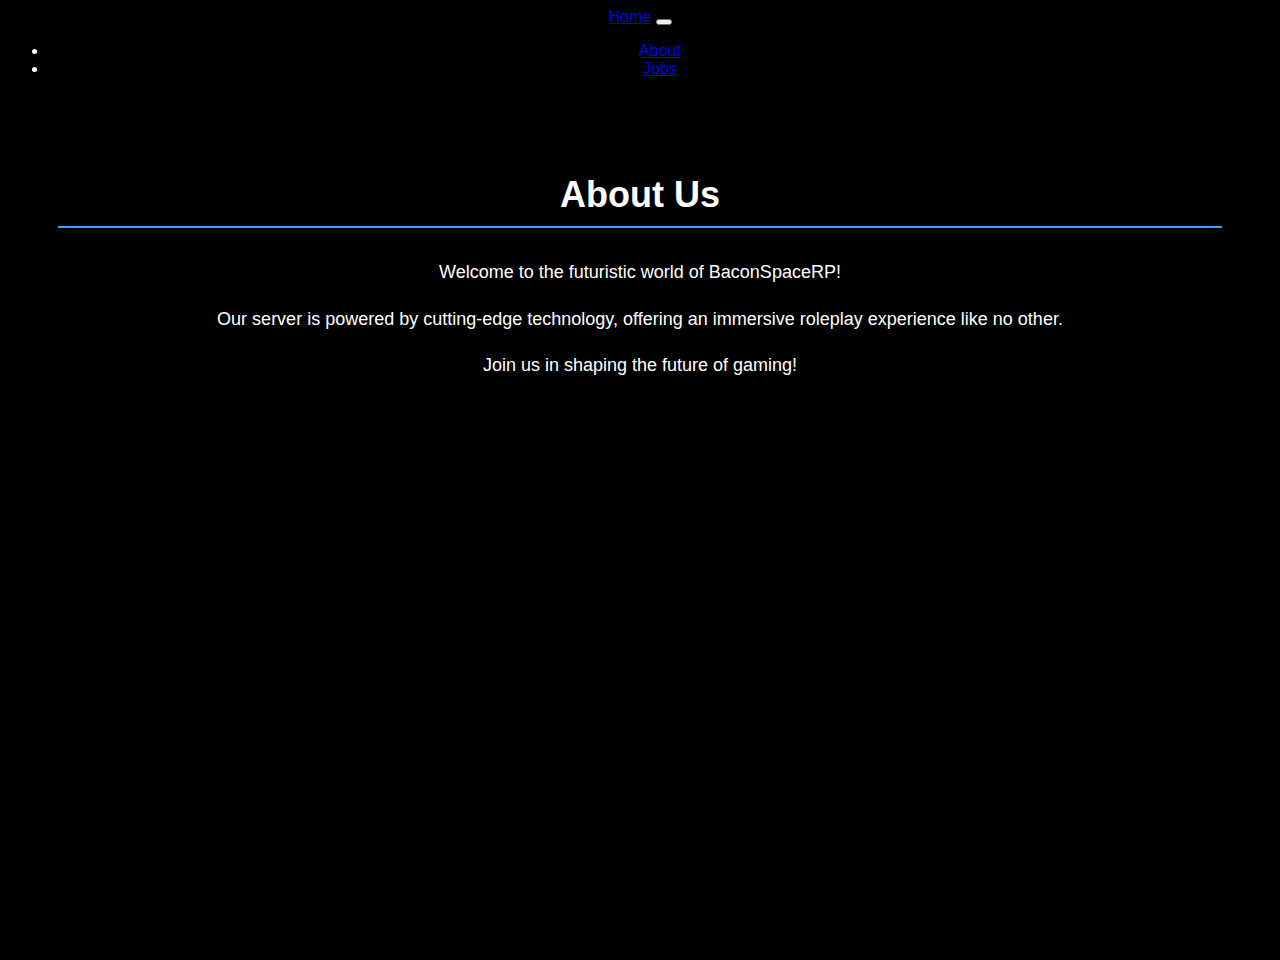
<file: about.html>
<!DOCTYPE html>
<html lang="en">

<head>
    <meta charset="UTF-8">
    <meta name="viewport" content="width=device-width, initial-scale=1.0">
    <title>About Us - BSRP</title>
    <!-- Bootstrap CSS -->
    <link rel="stylesheet" href="https://baconspacerp.github.io/bootstrap.min.css">
    <!-- FontAwesome CSS -->
    <link rel="stylesheet" href="https://cdnjs.cloudflare.com/ajax/libs/font-awesome/5.15.3/css/all.min.css">
    <style>
        /* Custom futuristic styles */
        body {
            background-color: #000;
            color: #fff;
            font-family: "Arial", sans-serif;
            text-align: center;
        }

        .container {
            padding: 50px;
        }

        h2 {
            font-size: 36px;
            border-bottom: 2px solid #3ea2ff;
            padding-bottom: 10px;
        }

        p {
            font-size: 18px;
            line-height: 1.6;
        }

        /* Add more futuristic styling as needed */
    </style>
</head>

<body>
    <nav class="navbar navbar-expand-lg navbar-dark bg-primary">
        <div class="container-fluid">
            <a class="navbar-brand" href="index.html">Home</a>
            <button class="navbar-toggler" type="button" data-toggle="collapse" data-target="#navbarNav"
                aria-controls="navbarNav" aria-expanded="false" aria-label="Toggle navigation">
                <span class="navbar-toggler-icon"></span>
            </button>
            <div class="collapse navbar-collapse" id="navbarNav">
                <ul class="navbar-nav">
                    <li class="nav-item">
                        <a class="nav-link" href="./about.html">About</a>
                    </li>
                    <li class="nav-item">
                        <a class="nav-link" href="./jobs/index.html">Jobs</a>
                    </li>
                </ul>
            </div>
        </div>
    </nav>

    <!-- Main Content for the Futuristic About Page -->
    <div class="container">
        <h2>About Us</h2>
        <p>Welcome to the futuristic world of BaconSpaceRP!</p>
        <p>Our server is powered by cutting-edge technology, offering an immersive roleplay experience like no other.</p>
        <p>Join us in shaping the future of gaming!</p>
    </div>

    <!-- Discord Widget -->
    <iframe src="https://discord.com/widget?id=1256858643370868747&theme=dark" width="350" height="500"
        allowtransparency="true" frameborder="0"
        sandbox="allow-popups allow-popups-to-escape-sandbox allow-same-origin allow-scripts"></iframe>

    <!-- Bootstrap JavaScript -->
    <script src="https://code.jquery.com/jquery-3.5.1.slim.min.js"></script>
    <script src="https://cdn.jsdelivr.net/npm/@popperjs/core@2.11.6/dist/umd/popper.min.js"></script>
    <script src="https://stackpath.bootstrapcdn.com/bootstrap/4.5.2/js/bootstrap.min.js"></script>
</body>

</html>
</file>
